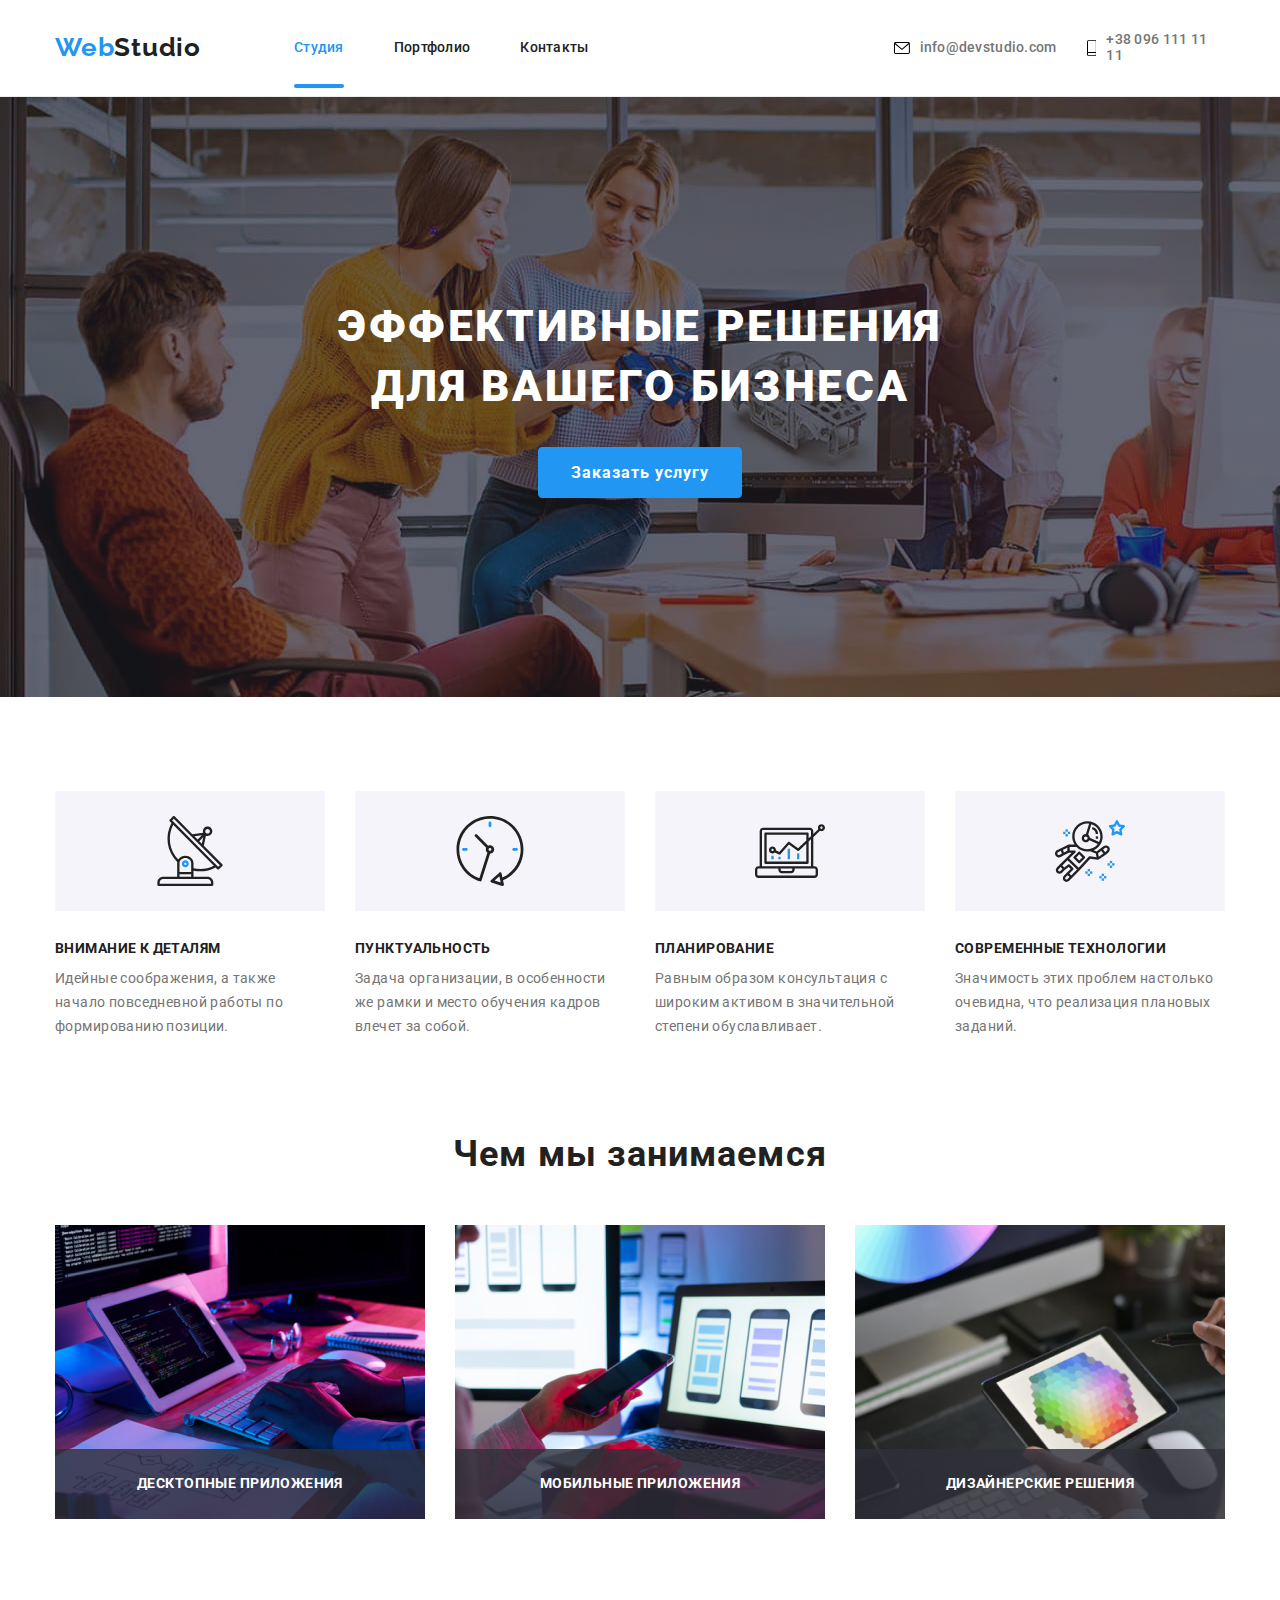
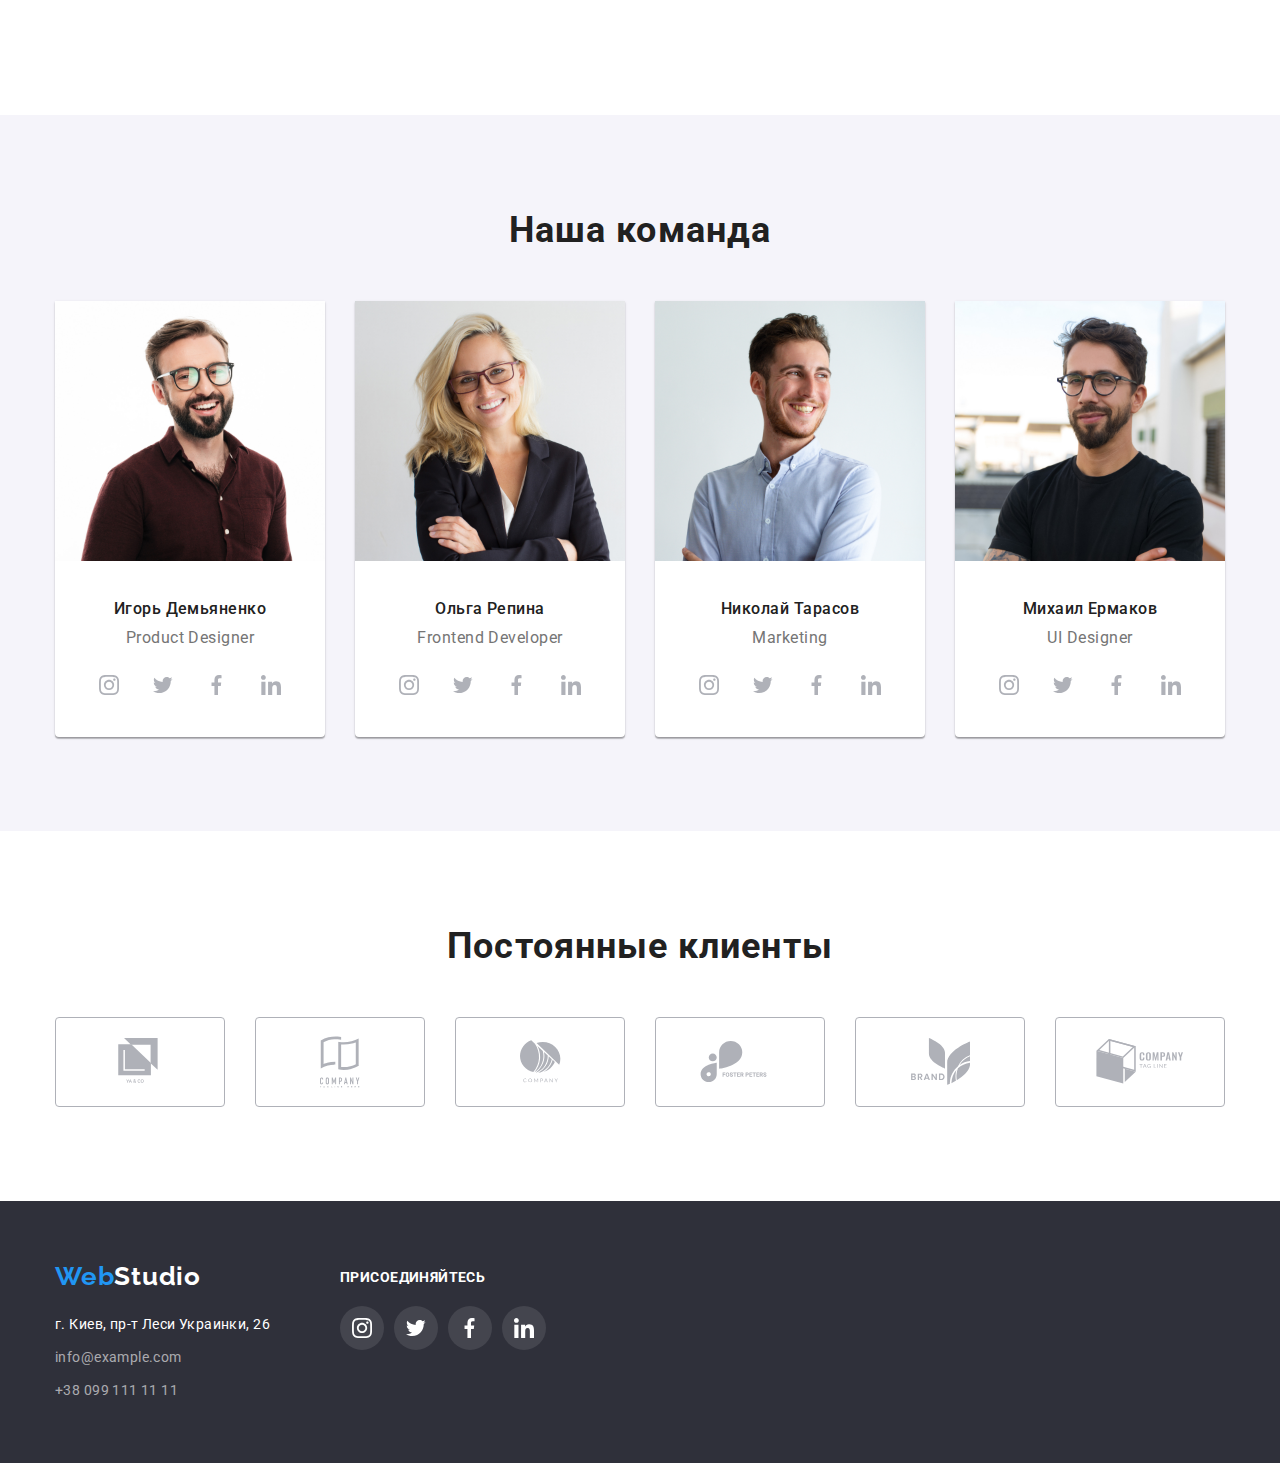
<file: index.html>
<!DOCTYPE html>
<html lang="ru">

<head>
    <meta charset="UTF-8">
    <meta name="viewport" content="width=device-width, initial-scale=1.0">
    <title>WebStudio</title>
    <link
        href="https://fonts.googleapis.com/css2?family=Raleway:wght@700&family=Roboto:wght@400;500;700;900&display=swap"
        rel="stylesheet">
    <link rel="shortcut icon" href="favicon.ico">
    <link rel="stylesheet" href="./css/normalize.css">
    <link rel="stylesheet" href="./css/style.css" />
</head>

<body>

    <!-- Шапка сайта -->
    <header>
        <div class="container header">
            <nav class="header-nav">
                <a href="index.html" class="logo">
                    <span class="web">Web</span>Studio</a>
                <ul class="site-nav list">
                    <li class="site-nav">
                        <a href="./index.html" class="link current">Студия</a>
                    </li>
                    <li class="site-nav">
                        <a href="./portfolio.html" class="link">Портфолио</a>
                    </li>
                    <li class="site-nav">
                        <a href="" class="link">Контакты</a>
                    </li>
                </ul>
            </nav>
            <ul class="info list">
                <li class="info-nav">
                    <a href="mailto:info@devstudio.com" class="link">
                    <svg class="nav-icon" width="16px" height="12px">
                        <use href="./images/symbol-defs.svg#icon-envelope">
                        </use>
                    </svg>
                    info@devstudio.com</a>
                </li>
                <li class="info-nav">
                    <a href="tel:+380961111111" class="link">
                    <svg class="nav-icon" width="10px" height="16px">
                        <use href="./images/symbol-defs.svg#icon-phone">
                        </use>
                    </svg>
                    +38 096 111 11 11</a>
                </li>
            </ul>
        </div>
    </header>

    <main>
        <!-- Секция заказать услуг -->
        <section class="decision">
            <div class="container">
                <h1 class="decision-title">Эффективные решения <br> для вашего бизнеса</h1>
                <button class="button main" data-modal-open>Заказать услугу</button>
            </div>
        </section>
        <!-- Секция преимуществ  -->
        <section class="hero-section">
            <div class="container">
                <ul class="hero list">
                    <li class="hero-item icon-antenna">
                        <h2 class="hero-title">Внимание к деталям</h2>
                        <p class="hero-text">Идейные соображения, а также начало повседневной работы по формированию
                            позиции.</p>
                    </li>
                    <li class="hero-item icon-clock">
                        <h2 class="hero-title">Пунктуальность</h2>
                        <p class="hero-text">Задача организации, в особенности же рамки и место обучения кадров влечет за
                            собой.</p>
                    </li>
                    <li class="hero-item icon-diagram">
                        <h2 class="hero-title">Планирование</h2>
                        <p class="hero-text">Равным образом консультация с широким активом в значительной степени
                            обуславливает.</p>
                    </li>
                    <li class="hero-item icon-astronaut">
                        <h2 class="hero-title">Современные технологии</h2>
                        <p class="hero-text">Значимость этих проблем настолько очевидна, что реализация плановых заданий.
                        </p>
                    </li>
                </ul>
            </div>
        </section>
        <section class="activ">
            <!-- Секция род деятельности -->
            <div class="container">
                <h3 class="activ-title">Чем мы занимаемся</h3>
                <ul class="activ list">
                    <li class="activ-img">
                        <img src="./images/laptop.png" alt="Ноутбук" width="370" height="294" />
                        <h3>Десктопные приложения</h3>
                    </li>
                    <li class="activ-img">
                        <img src="./images/phone.png" alt="Телефон" width="370" height="294" />
                        <h3>Мобильные приложения</h3>
                    </li>
                    <li class="activ-img">
                        <img src="./images/tablet.png" alt="Планшет" width="370" height="294" />
                        <h3>Дизайнерские решения</h3>
                    </li>
                </ul>
            </div>
        </section>

        <!-- Секция наши специалисты -->
        <section class="team-section">
            <div class="container">
                <h3 class="team-headline">Наша команда</h3>
                <ul class="team list">
                    <li class="team-prof"><img src="./images/igor.jpg" alt="Игорь Демьяненко" width="270" height="260" />
                        <div class="team-card">
                            <h3 class="team-title">Игорь Демьяненко</h3>
                            <p class="team-text">Product Designer</p>
                                <ul class="social-icon">
                                    <li class="social-icon-list">
                                        <a href class="social-icon-link">
                                        <svg>
                                        <use href="./images/symbol-defs.svg#icon-instagram"></use>
                                        </svg>
                                        </a>
                                    </li>
                                    <li class="social-icon-list">
                                        <a href class="social-icon-link">
                                        <svg>
                                        <use href="./images/symbol-defs.svg#icon-twitter"></use>
                                        </svg>
                                        </a>
                                    </li>
                                    <li class="social-icon-list">
                                        <a href class="social-icon-link">
                                        <svg>
                                        <use href="./images/symbol-defs.svg#icon-facebook"></use>
                                        </svg>
                                        </a>
                                    </li>
                                    <li class="social-icon-list">
                                        <a href class="social-icon-link">
                                        <svg>
                                        <use href="./images/symbol-defs.svg#icon-linkedin"></use>
                                        </svg>
                                    </a>
                                    </li>
                                </ul>
                        </div>
                    </li>
                    <li class="team-prof"><img src="./images/olga.jpg" alt="Ольга Репина" width="270" height="260" />
                        <div class="team-card">
                            <h3 class="team-title">Ольга Репина</h3>
                            <p class="team-text">Frontend Developer</p>
                                <ul class="social-icon">
                                    <li class="social-icon-list">
                                        <a href="" class="social-icon-link">
                                            <svg>
                                                <use href="./images/symbol-defs.svg#icon-instagram"></use>
                                            </svg>
                                        </a>
                                    </li>
                                    <li class="social-icon-list">
                                        <a href class="social-icon-link">
                                            <svg>
                                                <use href="./images/symbol-defs.svg#icon-twitter"></use>
                                            </svg>
                                        </a>
                                    </li>
                                    <li class="social-icon-list">
                                        <a href class="social-icon-link">
                                            <svg>
                                                <use href="./images/symbol-defs.svg#icon-facebook"></use>
                                            </svg>
                                        </a>
                                    </li>
                                    <li class="social-icon-list">
                                        <a href class="social-icon-link">
                                            <svg>
                                                <use href="./images/symbol-defs.svg#icon-linkedin"></use>
                                            </svg>
                                        </a>
                                    </li>
                                </ul>
                        </div>
                        
                    </li>
                    <li class="team-prof"><img src="./images/nikolay.jpg" alt="Николай Тарасов" width="270" height="260" />
                        <div class="team-card">
                            <h3 class="team-title">Николай Тарасов</h3>
                            <p class="team-text">Marketing</p>
                                <ul class="social-icon">
                                    <li class="social-icon-list">
                                        <a href="" class="social-icon-link">
                                            <svg>
                                                <use href="./images/symbol-defs.svg#icon-instagram"></use>
                                            </svg>
                                        </a>
                                    </li>
                                    <li class="social-icon-list">
                                        <a href class="social-icon-link">
                                            <svg>
                                                <use href="./images/symbol-defs.svg#icon-twitter"></use>
                                            </svg>
                                        </a>
                                    </li>
                                    <li class="social-icon-list">
                                        <a href class="social-icon-link">
                                            <svg>
                                                <use href="./images/symbol-defs.svg#icon-facebook"></use>
                                            </svg>
                                        </a>
                                    </li>
                                    <li class="social-icon-list">
                                        <a href class="social-icon-link">
                                            <svg>
                                                <use href="./images/symbol-defs.svg#icon-linkedin"></use>
                                            </svg>
                                        </a>
                                    </li>
                                </ul>
                        </div>
                    </li>
                    <li class="team-prof"><img src="./images/mikhail.jpg" alt="Михаил Ермаков" width="270" height="260" />
                        <div class="team-card">
                            <h3 class="team-title">Михаил Ермаков</h3>
                            <p class="team-text">UI Designer</p>
                                <ul class="social-icon">
                                    <li class="social-icon-list">
                                        <a href="" class="social-icon-link">
                                            <svg>
                                                <use href="./images/symbol-defs.svg#icon-instagram"></use>
                                            </svg>
                                        </a>
                                    </li>
                                    <li class="social-icon-list">
                                        <a href class="social-icon-link">
                                            <svg>
                                                <use href="./images/symbol-defs.svg#icon-twitter"></use>
                                            </svg>
                                        </a>
                                    </li>
                                    <li class="social-icon-list">
                                        <a href class="social-icon-link">
                                            <svg>
                                                <use href="./images/symbol-defs.svg#icon-facebook"></use>
                                            </svg>
                                        </a>
                                    </li>
                                    <li class="social-icon-list">
                                        <a href class="social-icon-link">
                                            <svg>
                                                <use href="./images/symbol-defs.svg#icon-linkedin"></use>
                                            </svg>
                                        </a>
                                    </li>
                                </ul>
                        </div>
                    </li>
                </ul>
            </div>
        </section>
        <section class="clients">
            <div class="container">
                <h2 class="clients-title">Постоянные клиенты</h2>
                <ul class="clients-list">
                    <li class="clients-link">
                        <a href class="clients-icon">
                            <svg width="44" height="48">
                                <use href="./images/symbol-defs.svg#icon-ya-and-co"></use>
                            </svg>
                        </a>
                    </li>
                    <li class="clients-link">
                        <a href class="clients-icon">
                            <svg width="40" height="52">
                                <use href="./images/symbol-defs.svg#icon-company-tagline"></use>
                            </svg>
                        </a>
                    </li>
                    <li class="clients-link">
                        <a href class="clients-icon">
                            <svg width="41" height="43">
                                <use href="./images/symbol-defs.svg#icon-company-fruits"></use>
                            </svg>
                        </a>
                    </li>
                    <li class="clients-link">
                        <a href class="clients-icon">
                            <svg width="80" height="42">
                                <use href="./images/symbol-defs.svg#icon-foster-peters"></use>
                            </svg>
                        </a>
                    </li>
                    <li class="clients-link">
                        <a href class="clients-icon">
                            <svg width="59" height="47">
                                <use href="./images/symbol-defs.svg#icon-brand"></use>
                            </svg>
                        </a>
                    </li>
                    <li class="clients-link">
                        <a href class="clients-icon">
                            <svg width="88" height="45">
                                <use href="./images/symbol-defs.svg#icon-build"></use>
                            </svg>
                        </a>
                    </li>
                </ul>
            </div>
        </section>
    </main>

    <!-- Подвал страницы -->
    <footer class="contacts-footer">
        <div class="container footer-container">
            <div>
                <a href="index.html" class="contacts-logo">
                    <span class="contacts-web">Web</span>Studio
                </a>
                <address class="contacts-address">
                    <p>г. Киев, пр-т Леси Украинки, 26</p>
                </address>
                <ul class="contacts list">
                    <li class="contacts-nav"><a href="mailto:info@example.com" class="link-footer">info@example.com</a></li>
                    <li class="contacts-nav"><a href="tel:+380991111111" class="link-footer">+38 099 111 11 11</a></li>
                </ul>
            </div>
            <div class="footer-social">
                <h3 class="footer-title">присоединяйтесь</h3>
                <ul class="footer list">
                    <li class="footer-icon">
                        <a href class="social-icon-link">
                            <svg>
                                <use href="./images/symbol-defs.svg#icon-instagram"></use>
                            </svg>
                        </a>
                    </li>
                    <li class="footer-icon">
                        <a href class="social-icon-link">
                            <svg>
                                <use href="./images/symbol-defs.svg#icon-twitter"></use>
                            </svg>
                        </a>
                    </li>
                    <li class="footer-icon">
                        <a href class="social-icon-link">
                            <svg>
                                <use href="./images/symbol-defs.svg#icon-facebook"></use>
                            </svg>
                        </a>
                    </li>
                    <li class="footer-icon">
                        <a href class="social-icon-link">
                            <svg>
                                <use href="./images/symbol-defs.svg#icon-linkedin"></use>
                            </svg>
                        </a>
                    </li>
                </ul>
            </div>
        </div>
    </footer>
    <div class="modal-box is-hidden" data-modal>
        <div class="modal-icon">
        <button class="button-close" data-modal-close>
            <img src="./images/close.svg" >
        </button>
        </div>
    </div>
    <script src="./js/modal.js"></script>
</body>

</html>
</file>
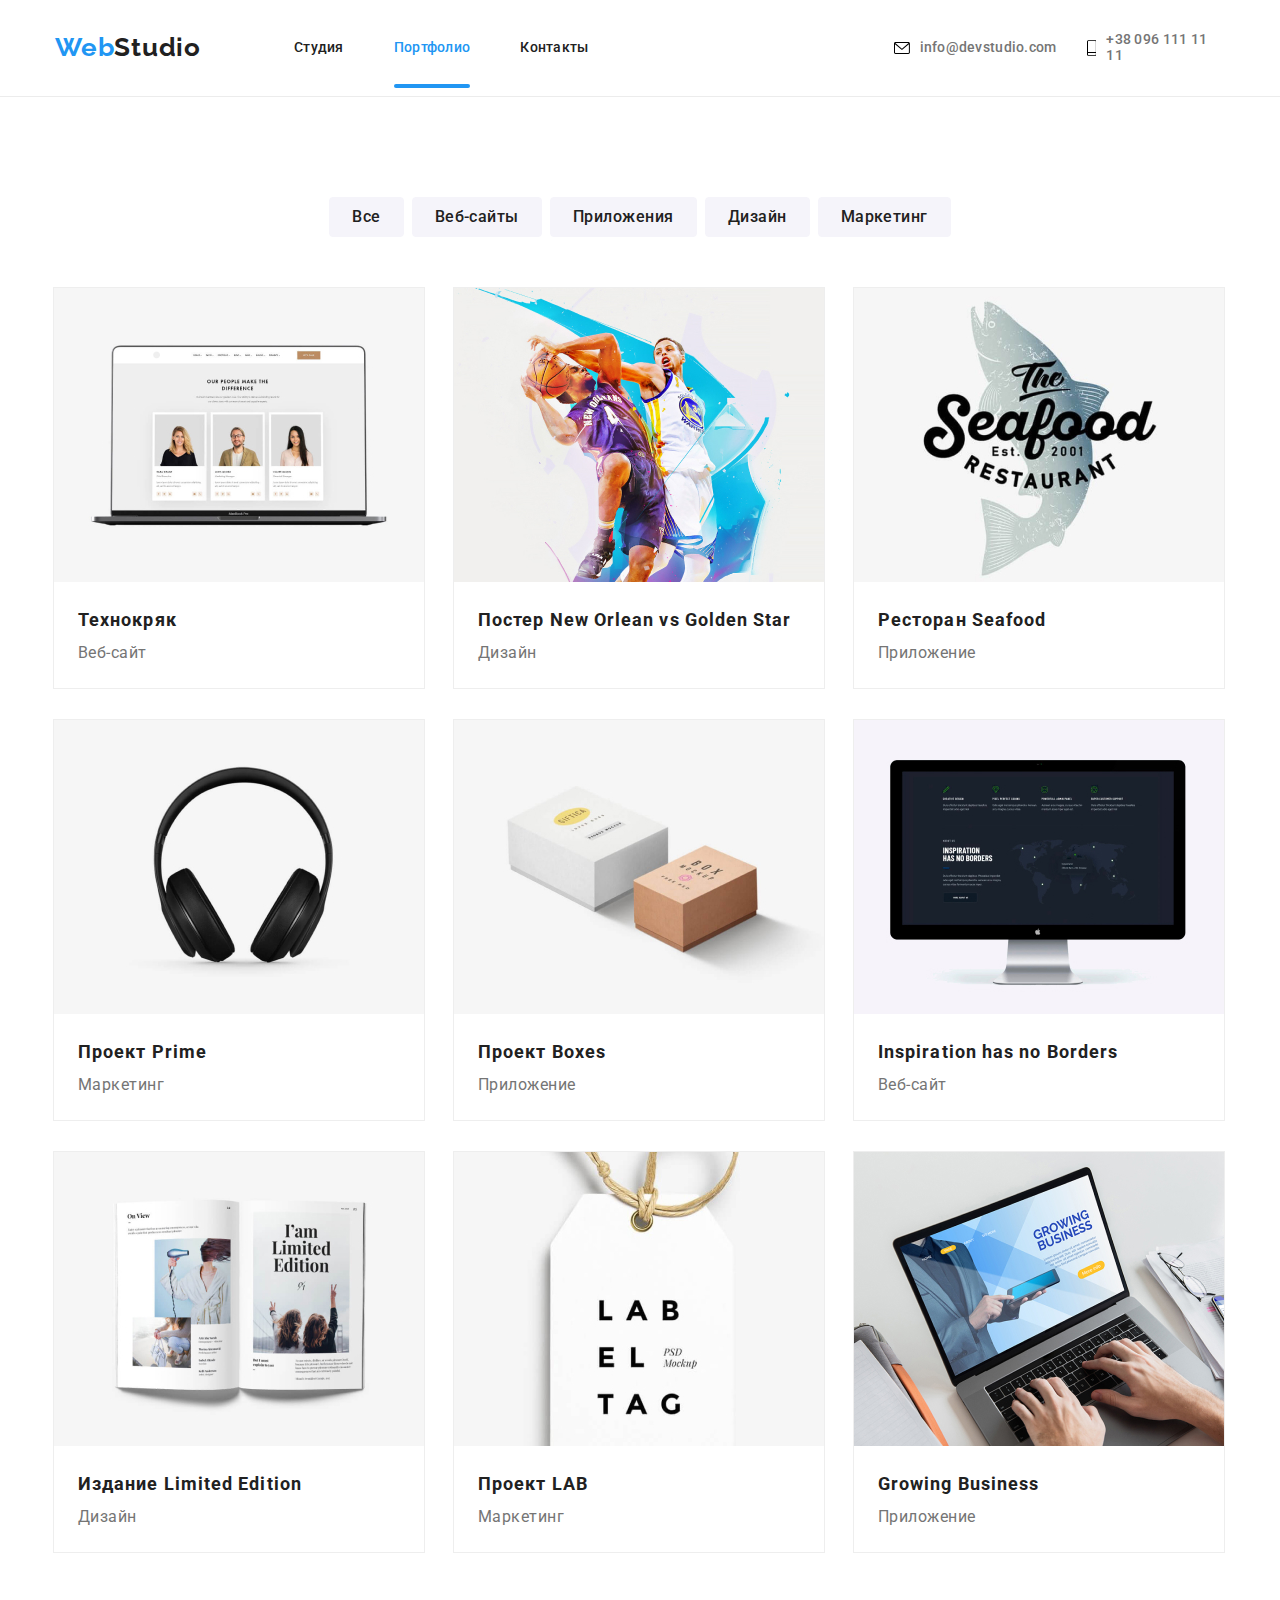
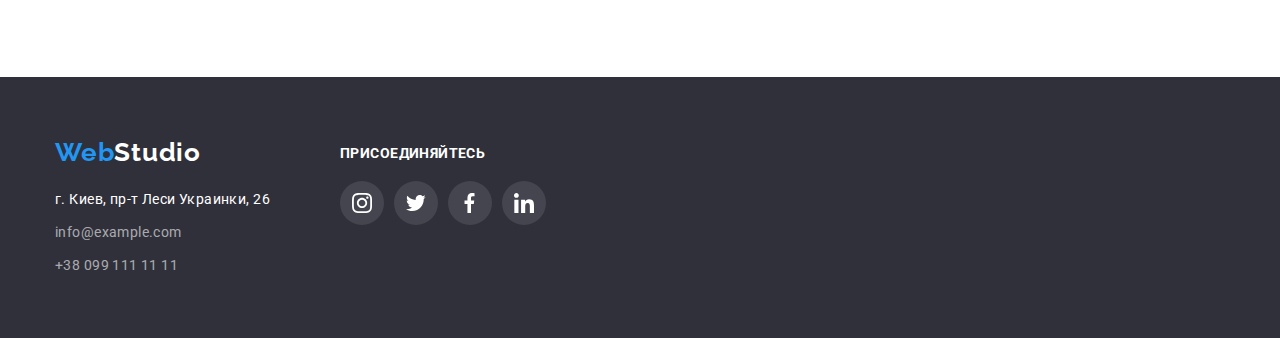
<file: portfolio.html>
<!DOCTYPE html>
<html lang="ru">

<head>
    <meta charset="UTF-8">
    <meta http-equiv="X-UA-Compatible" content="IE=edge">
    <meta name="viewport" content="width=device-width, initial-scale=1.0">
    <title>Document</title>
    <link rel="preconnect" href="https://fonts.gstatic.com">
    <link
        href="https://fonts.googleapis.com/css2?family=Raleway:wght@700&family=Roboto:wght@400;500;700;900&display=swap"
        rel="stylesheet">
    <link rel="stylesheet" href="./css/normalize.css">
    <link rel="stylesheet" href="./css/style.css">
</head>

<body>

    <!-- Шапка сайта -->
    <header>
        <div class="container header">
            <nav class="header-nav">
                <a href="index.html" class="logo">
                    <span class="web">Web</span>Studio</a>
                <ul class="site-nav list">
                    <li class="site-nav"><a href="./index.html" class="link">Студия</a></li>
                    <li class="site-nav"><a href="./portfolio.html" class="link current">Портфолио</a></li>
                    <li class="site-nav"><a href="" class="link">Контакты</a></li>
                </ul>
            </nav>
            <ul class="info list">
                <li class="info-nav">
                    <a href="mailto:info@devstudio.com" class="link">
                        <svg class="nav-icon" width="16px" height="12px">
                            <use href="./images/symbol-defs.svg#icon-envelope">
                            </use>
                        </svg>
                        info@devstudio.com</a>
                </li>
                <li class="info-nav">
                    <a href="tel:+380961111111" class="link">
                        <svg class="nav-icon" width="10px" height="16px">
                            <use href="./images/symbol-defs.svg#icon-phone">
                            </use>
                        </svg>
                        +38 096 111 11 11</a>
                </li>
            </ul>
        </div>
    </header>

    <!--Портфолио-->
    <main>
        <section class="project-section">
            <div class="container">
                <ul class="navigation list">
                    <li><button type="button" class="button primary">Все</button></li>
                    <li><button type="button" class="button primary">Веб-сайты</button></li>
                    <li><button type="button" class="button primary">Приложения</button></li>
                    <li><button type="button" class="button primary">Дизайн</button></li>
                    <li><button type="button" class="button primary">Маркетинг</button></li>
                </ul>
                <ul class="project list">
                    <li class="project-info" tabindex='0'>
                        <div class="project-modal" wight="322" height="168">
                        <img src="./images/website.jpg" alt="Наши люди" width="370" height="294">
                        <p class="project-modal-text">
                            Технокряк это современная площадка распространения коронавируса. Компании используют эту платформу для цифрового
                            шпионажа и атак на защищённые сервера конкурентов.
                        </p>
                        </div>
                        <div class="project-blok">
                            <h2 class="project-title">Технокряк</h2>
                            <p class="project-text">Веб-сайт</p>
                            </div>
                    </li>
                    <li class="project-info" tabindex='0'>
                        <div class="project-modal" wight="322" height="168">
                        <img src="./images/posterbasketball.jpg" alt="Игроки" width="370" height="294">
                        <p class="project-modal-text">
                            Технокряк это современная площадка распространения коронавируса. Компании используют эту платформу для цифрового
                            шпионажа и атак на защищённые сервера конкурентов.
                        </p>
                        </div>
                        <div class="project-blok" >
                            <h2 class="project-title">Постер New Orlean vs Golden Star</h2>
                            <p class="project-text">Дизайн</p>
                        </div>
                    </li>
                    <li class="project-info" tabindex='0'>
                        <div class="project-modal" wight="322" height="168">
                        <img src="./images/restaurantseafood.jpg" alt="Ресторан Морепродуктов" width="370" height="294">
                        <p class="project-modal-text">
                            Технокряк это современная площадка распространения коронавируса. Компании используют эту платформу для цифрового
                            шпионажа и атак на защищённые сервера конкурентов.
                        </p>
                        </div>
                        <div class="project-blok">
                            <h2 class="project-title">Ресторан Seafood</h2>
                            <p class="project-text">Приложение</p>
                        </div>
                    </li>
                    <li class="project-info" tabindex='0'>
                        <div class="project-modal" wight="322" height="168">
                        <img src="./images/projectprime.jpg" alt="Наушники" width="370" height="294">
                        <p class="project-modal-text">
                            Технокряк это современная площадка распространения коронавируса. Компании используют эту платформу для цифрового
                            шпионажа и атак на защищённые сервера конкурентов.
                        </p>
                        </div>
                        <div class="project-blok">
                            <h2 class="project-title">Проект Prime</h2>
                            <p class="project-text">Маркетинг</p>
                        </div>
                    </li>
                    <li class="project-info" tabindex='0'>
                        <div class="project-modal" wight="322" height="168">
                        <img src="./images/projectboxes.jpg" alt="Коробочки" width="370" height="294">
                        <p class="project-modal-text">
                            Технокряк это современная площадка распространения коронавируса. Компании используют эту платформу для цифрового
                            шпионажа и атак на защищённые сервера конкурентов.
                        </p>
                        </div>
                        <div class="project-blok">
                            <h2 class="project-title">Проект Boxes</h2>
                            <p class="project-text">Приложение</p>
                        </div>
                    </li>
                    <li class="project-info" tabindex='0'>
                        <div class="project-modal" wight="322" height="168">
                        <img src="./images/inspiration.jpg" alt="Карта" width="370" height="294">
                        <p class="project-modal-text">
                            Технокряк это современная площадка распространения коронавируса. Компании используют эту платформу для цифрового
                            шпионажа и атак на защищённые сервера конкурентов.
                        </p>
                        </div>
                        <div class="project-blok">
                            <h2 class="project-title">Inspiration has no Borders</h2>
                            <p class="project-text">Веб-сайт</p>
                        </div>
                    </li>
                    <li class="project-info" tabindex='0'>
                        <div class="project-modal" wight="322" height="168">
                        <img src="./images/journallimed.jpg" alt="Журнал" width="370" height="294">
                        <p class="project-modal-text">
                            Технокряк это современная площадка распространения коронавируса. Компании используют эту платформу для цифрового
                            шпионажа и атак на защищённые сервера конкурентов.
                        </p>
                        </div>
                        <div class="project-blok">
                            <h2 class="project-title">Издание Limited Edition</h2>
                            <p class="project-text">Дизайн</p>
                        </div>
                    </li>
                    <li class="project-info" tabindex='0'>
                        <div class="project-modal" wight="322" height="168">
                        <img src="./images/projectlab.jpg" alt="Ярлык" width="370" height="294">
                        <p class="project-modal-text">
                            Технокряк это современная площадка распространения коронавируса. Компании используют эту платформу для цифрового
                            шпионажа и атак на защищённые сервера конкурентов.
                        </p>
                        </div>
                        <div class="project-blok">
                            <h2 class="project-title">Проект LAB</h2>
                            <p class="project-text">Маркетинг</p>
                    </div>
                    </li>
                    <li class="project-info" tabindex='0'>
                        <div class="project-modal" wight="322" height="168">
                        <img src="./images/growingbusiness.jpg" alt="Бизнес" width="370" height="294">
                        <p class="project-modal-text">
                            Технокряк это современная площадка распространения коронавируса. Компании используют эту платформу для цифрового
                            шпионажа и атак на защищённые сервера конкурентов.
                        </p>
                        </div>
                        <div class="project-blok">
                            <h2 class="project-title">Growing Business</h2>
                            <p class="project-text">Приложение</p>
                        </div>
                    </li>
                </ul>
            </div>
        </section>

    </main>

    <!-- Подвал страницы -->
    <footer class="contacts-footer">
        <div class="container footer-container">
            <div>
                <a href="index.html" class="contacts-logo">
                    <span class="contacts-web">Web</span>Studio
                </a>
                <address class="contacts-address">
                    <p>г. Киев, пр-т Леси Украинки, 26</p>
                </address>
                <ul class="contacts list">
                    <li class="contacts-nav"><a href="mailto:info@example.com" class="link-footer">info@example.com</a></li>
                    <li class="contacts-nav"><a href="tel:+380991111111" class="link-footer">+38 099 111 11 11</a></li>
                </ul>
            </div>
            <div class="footer-social">
                <h3 class="footer-title">присоединяйтесь</h3>
                <ul class="footer list">
                    <li class="footer-icon">
                        <a href class="social-icon-link">
                            <svg>
                                <use href="./images/symbol-defs.svg#icon-instagram"></use>
                            </svg>
                        </a>
                    </li>
                    <li class="footer-icon">
                        <a href class="social-icon-link">
                            <svg>
                                <use href="./images/symbol-defs.svg#icon-twitter"></use>
                            </svg>
                        </a>
                    </li>
                    <li class="footer-icon">
                        <a href class="social-icon-link">
                            <svg>
                                <use href="./images/symbol-defs.svg#icon-facebook"></use>
                            </svg>
                        </a>
                    </li>
                    <li class="footer-icon">
                        <a href class="social-icon-link">
                            <svg>
                                <use href="./images/symbol-defs.svg#icon-linkedin"></use>
                            </svg>
                        </a>
                    </li>
                </ul>
            </div>
        </div>
    </footer>

</body>

</html>
</file>
<file: css/style.css>
ul {
  margin: 0px;
  padding: 0px;
}

h1,
h2,
h3,
p {
  margin: 0px;
}

body {
  color: #ffffff;
  font-family: Roboto, sans-serif;
  font-size: 14px;
  line-height: 1.71;
  margin: 0px;
  padding: 0px;
}

.list {
  list-style: none;
}

:root {
  --primary-text-color: #757575;
  --title-text-color1: #212121;
  --accent-color: #2196f3;
  --secondary-text-color: #ffffff;
  --secondary-bg-color: #f5f4fa;
}

/* Лого */

.logo {
  color: var(--title-text-color1);
  margin-right: 93px;
}

.web {
  color: var(--accent-color);
}

.logo,
.web {
  font-family: Raleway, sans-serif;
  font-weight: 700;
  font-size: 26px;
  line-height: 1.19;
  letter-spacing: 0.03em;
  text-decoration: none;
  padding-top: 24px;
  padding-bottom: 25px;
}

/* Навигация сайта */

.container {
  width: 1200px;
  padding-left: 15px;
  padding-right: 15px;
  margin-left: auto;
  margin-right: auto;
}

header {
  border-bottom: 1px solid #ececec;
}

.header {
  display: flex;
  align-items: center;
}

.header-nav {
  display: flex;
  align-items: center;
  height: inherit;
}

.site-nav.list li:not(:last-child) {
  margin-right: 50px;
}

.site-nav.list {
  display: flex;
  flex-direction: row;
  align-items: center;
  justify-content: center;
  padding-top: 32px;
  padding-bottom: 32px;
}

.site-nav .link {
  color: var(--title-text-color1);
  font-weight: 500;
  font-size: 14px;
  line-height: 1.14;
  letter-spacing: 0.02em;
  text-decoration: none;
}

.site-nav .link:hover,
.site-nav .link:focus {
  color: var(--accent-color);
  transition: 250ms color cubic-bezier(0.4, 0, 0.2, 1);
}

.site-nav .link.current {
  color: var(--accent-color);
  position: relative;
}

.site-nav .link.current::after {
  position: absolute;
  bottom: 0;
  top: 44px;
  content: "";
  /* display: flex; */
  width: 100%;
  height: 4px;
  background-color: var(--accent-color);
  border-radius: 2px;
}

/* Контакты шапка*/

.info-nav .link {
  color: var(--primary-text-color);
  font-weight: 500;
  font-size: 14px;
  line-height: 1.14;
  letter-spacing: 0.02em;
  text-decoration: none;
  padding-top: 32px;
  padding-bottom: 32px;
}
.info-nav .link:hover,
.info-nav .link:focus {
  color: var(--accent-color);
  fill: var(--accent-color);
  transition: 250ms color cubic-bezier(0.4, 0, 0.2, 1);
}

.nav-icon:hover {
  fill: var(--accent-color);
  transition: 250ms color cubic-bezier(0.4, 0, 0.2, 1);
}

.info.list li:first-child {
  margin-right: 30px;
}

.info.list {
  display: flex;
  align-items: center;
  margin-left: 305px;
}

.info-nav {
  display: flex;
  justify-content: center;
  align-items: center;
}

.link {
  display: flex;
  justify-content: center;
  align-items: center;
}

/* .nav-icon :hover,
.nav-icon :focus {
  fill: var(--accent-color);
} */

.nav-icon {
  margin-right: 10px;
  display: inline-block;
  align-items: center;
  background-size: contain;
}

/* Блок решения и заказа */

.decision {
  height: 600px;
  display: flex;
  text-align: center;
  justify-content: center;
  padding-top: 200px;
  padding-bottom: 200px;
  margin: 0px;
  background-image: linear-gradient(
      rgba(47, 48, 58, 0.4),
      rgba(47, 48, 58, 0.4)
    ),
    url(../images/people.jpg);
}

.decision-title {
  color: #ffffff;
  font-weight: 900;
  font-size: 44px;
  line-height: 1.36;
  letter-spacing: 0.06em;
  text-transform: uppercase;
  margin: 0px;
  text-align: center;
}

/* .button:active, */
.button:hover {
  color: var(--title-text-color1);
  font-family: Roboto, sans-serif;
  background-color: var(--secondary-text-color);
  cursor: pointer;
  transition: 250ms color cubic-bezier(0.4, 0, 0.2, 1);
}

.button.main {
  color: var(--secondary-text-color);
  background-color: var(--accent-color);
  font-weight: 700;
  font-size: 16px;
  line-height: 1.87;
  text-align: center;
  letter-spacing: 0.06em;
  padding: 10px 32px;
  margin-top: 30px;
  border: 1px solid var(--accent-color);
  border-radius: 4px;
  cursor: pointer;
}

/* Секция преимущист */
.hero-section {
  padding-top: 94px;
  padding-bottom: 94px;
}
.hero.list {
  display: flex;
  justify-content: space-between;
}

.hero-item::before {
  display: block;
  content: "";
  height: 120px;
  margin-bottom: 30px;
  background-repeat: no-repeat;
  background-position: center;
  background-color: var(--secondary-bg-color);
}

.icon-antenna::before {
  background-image: url(../images/antenna.svg);
}

.icon-clock::before {
  background-image: url(../images/clock.svg);
}

.icon-diagram::before {
  background-image: url(../images/diagram.svg);
}

.icon-astronaut::before {
  background-image: url(../images/astronaut.svg);
}

.hero-title {
  color: var(--title-text-color1);
  font-weight: 700;
  font-size: 14px;
  line-height: 1.14;
  letter-spacing: 0.03em;
  text-transform: uppercase;
  margin: 0px;
  margin-bottom: 10px;
}

.hero-text {
  color: var(--primary-text-color);
  font-weight: 400;
  letter-spacing: 0.03em;
  margin: 0px;
  width: 270px;
}

.activ {
  margin: 0px;
  padding-bottom: 94px;
}

.active-div {
  margin-bottom: 50px;
}

.activ.list {
  display: flex;
}

.activ.list li:not(:last-child) {
  margin-right: 30px;
}
.activ-title {
  color: var(--title-text-color1);
  font-weight: 700;
  font-size: 36px;
  line-height: 1.17;
  text-align: center;
  letter-spacing: 0.03em;
  margin: 0px;
  margin-bottom: 50px;
}

.activ-img {
  position: relative;
}

.activ-img > h3 {
  font-weight: 700;
  font-size: 14px;
  line-height: 1.14;
  text-align: center;
  letter-spacing: 0.03em;
  text-transform: uppercase;
  display: flex;
  justify-content: center;
  align-items: center;
  position: absolute;
  content: "";
  width: 370px;
  height: 70px;
  top: 224px;
  background-color: rgba(47, 48, 58, 0.8);
}

/* Команда */

.team-headline {
  color: var(--title-text-color1);
  font-weight: 700;
  font-size: 36px;
  line-height: 1.17;
  text-align: center;
  letter-spacing: 0.03em;
  margin-bottom: 50px;
}

.team.list {
  display: flex;
}

.team-prof {
  background-color: var(--secondary-text-color);
  box-shadow: 0px 1px 3px rgba(0, 0, 0, 0.12), 0px 1px 1px rgba(0, 0, 0, 0.14),
    0px 2px 1px rgba(0, 0, 0, 0.2);
  border-radius: 0px 0px 4px 4px;
}

.team-prof img {
  margin-bottom: 30px;
}

.team-section {
  background-color: #f5f4fa;
  padding-top: 94px;
  padding-bottom: 94px;
}

.team-prof:not(:last-child) {
  margin-right: 30px;
}

.team-title {
  color: var(--title-text-color1);
  font-weight: 500;
  font-size: 16px;
  line-height: 1.19;
  letter-spacing: 0.03em;
  margin: 0px;
  margin-bottom: 10px;
}

.team-text {
  color: var(--primary-text-color);
  font-weight: 400;
  font-size: 16px;
  line-height: 1.19;
  letter-spacing: 0.03em;
  margin-bottom: 16px;
}

.team-card {
  text-align: center;
}

.social-icon {
  display: flex;
  justify-content: center;
  align-items: center;
  border-radius: 50%;
  margin-right: 32px;
  margin-left: 32px;
  margin-bottom: 30px;
  list-style: none;
}

.social-icon-list:not(:last-child) {
  margin-right: 10px;
}

.social-icon-link {
  display: flex;
  justify-content: center;
  align-items: center;
  width: 44px;
  height: 44px;
  border-radius: 50%;
}

.social-icon-link:hover,
.social-icon-link:focus {
  background-color: var(--accent-color);
  transition: 250ms color cubic-bezier(0.4, 0, 0.2, 1);
}

.social-icon-link:hover > svg,
.social-icon-link:focus > svg {
  fill: var(--secondary-text-color);
  transition: 250ms color cubic-bezier(0.4, 0, 0.2, 1);
}

.social-icon-link > svg {
  width: 20px;
  height: 20px;
  fill: #afb1b8;
}

/* Наши клиенты */

.clients {
  padding-top: 94px;
}

.clients-list {
  display: flex;
  justify-content: center;
  align-items: center;
  padding-bottom: 94px;
}

.clients-list .clients-link:not(:last-child) {
  margin-right: 30px;
}

.clients-link {
  display: flex;
  justify-content: center;
  align-items: center;
}

.clients-title {
  color: var(--title-text-color1);
  font-weight: 700;
  font-size: 36px;
  line-height: 1.17;
  text-align: center;
  letter-spacing: 0.03em;
  padding-bottom: 50px;
}

.clients-icon {
  display: flex;
  justify-content: center;
  align-items: center;
  border: 1px solid #afb1b8;
  border-radius: 4px;
  width: 170px;
  height: 90px;
}

.clients-icon > svg {
  fill: #afb1b8;
}

.clients-icon:hover > svg {
  fill: var(--accent-color);
  transition: 250ms color cubic-bezier(0.4, 0, 0.2, 1);
}

.clients-icon:focus > svg {
  fill: var(--accent-color);
  transition: 250ms color cubic-bezier(0.4, 0, 0.2, 1);
}

.clients-icon:hover,
.clients-icon:focus {
  border: 1px solid #2196f3;
  fill: var(--accent-color);
  transition: 250ms color cubic-bezier(0.4, 0, 0.2, 1);
}

/* Контакты подвал*/

.contacts-footer {
  background-color: #2f303a;
  padding-top: 60px;
  padding-bottom: 60px;
}

.contacts-footer li:not(:last-child) {
  margin-bottom: 9px;
}

.contacts-logo {
  color: var(--secondary-text-color);
}

.contacts-web {
  color: var(--accent-color);
}

.contacts-logo,
.contacts-web {
  font-family: Raleway;
  font-weight: 700;
  font-size: 26px;
  line-height: 1.19;
  letter-spacing: 0.03em;
  text-decoration: none;
}

.contacts-address {
  color: #ffffff;
  font-style: normal;
  font-weight: 400;
  letter-spacing: 0.03em;
  padding-top: 20px;
  padding-bottom: 9px;
}

.contacts-nav .link-footer {
  color: rgba(255, 255, 255, 0.6);
  font-weight: 400;
  letter-spacing: 0.03em;
  text-decoration: none;
}

.contacts-nav .link-footer:hover,
.contacts-nav .link-footer:focus {
  color: var(--accent-color);
  transition: 250ms color cubic-bezier(0.4, 0, 0.2, 1);
}

.footer-container {
  display: flex;
}

.footer.list {
  display: flex;
}

.footer-social {
  margin-left: 70px;
  padding-top: 9px;
}

.footer-title {
  font-weight: 700;
  font-size: 14px;
  line-height: 1.14;
  letter-spacing: 0.03em;
  text-transform: uppercase;
  margin-bottom: 20px;
}

.footer-icon a {
  background-color: rgba(255, 255, 255, 0.1);
}

.footer-icon svg {
  fill: var(--secondary-text-color);
}

.footer.list li:not(:last-child) {
  margin-right: 10px;
}

.modal-box {
  width: 100%;
  height: 100vh;
  position: absolute;
  top: 0;
  bottom: 0;
  background-color: rgba(0, 0, 0, 0.2);
  position: fixed;
}

.modal-icon {
  position: absolute;
  width: 528px;
  height: 581px;
  background-color: #ffffff;
  top: 50%;
  left: 50%;
  transform: translate(-50%, -50%);
  box-shadow: 0 1px 3px rgba(0, 0, 0, 0.12), 0 1px 1px rgba(0, 0, 0, 0.14),
    0 2px 1px rgba(0, 0, 0, 0.2);
  border-radius: 4px;
}

.button-close {
  width: 30px;
  height: 30px;
  background-color: white;
  border-radius: 50%;
  border: 1px solid rgba(0, 0, 0, 0.1);
  display: flex;
  justify-content: center;
  align-items: center;
  cursor: pointer;
  margin-left: auto;
  margin-top: 8px;
  margin-right: 8px;
}

.button-close {
  outline: none;
}

.is-hidden {
  opacity: 0;
  pointer-events: none;
}

.button.primary:focus,
.button.primary:hover {
  color: #ffffff;
  background-color: var(--accent-color);
  transition: 250ms color cubic-bezier(0.4, 0, 0.2, 1);
}

.button.primary {
  color: var(--title-text-color1);
  background-color: #f5f4fa;
  font-weight: 500;
  font-size: 16px;
  line-height: 1.62;
  text-align: center;
  letter-spacing: 0.03em;
  cursor: pointer;
  border: 1px solid #f5f4fa;
  padding: 6px 22px;
  border-radius: 4px;
}

.project-section {
  display: flex;
  flex-wrap: wrap;
  padding-top: 100px;
  padding-bottom: 94px;
}

.navigation.list {
  display: flex;
  justify-content: center;
  align-items: center;
  margin-bottom: 50px;
}

.navigation.list li:not(:last-child) {
  margin-right: 8px;
}

.project.list {
  display: flex;
  flex-wrap: wrap;
  justify-content: center;
}

.project.list li:nth-child(3n) {
  margin-right: 0px;
  margin-bottom: 30px;
}

.project.list li:nth-child(1),
.project.list li:nth-child(2),
.project.list li:nth-child(4),
.project.list li:nth-child(5),
.project.list li:nth-child(7),
.project.list li:nth-child(8) {
  margin-right: 30px;
  margin-bottom: 30px;
}
.project-info {
  margin-left: -2px;
  border: 1px solid #eeeeee;
}

.project-info:hover {
  box-shadow: 0px 1px 1px rgba(0, 0, 0, 0.12), 0px 4px 4px rgba(0, 0, 0, 0.06),
    1px 4px 6px rgba(0, 0, 0, 0.16);
}

.project-info:focus {
  box-shadow: 0px 1px 1px rgb(0 0 0 / 12%), 0px 4px 4px rgb(0 0 0 / 6%),
    1px 4px 6px rgb(0 0 0 / 16%);
}

.project-blok {
  padding: 20px 24px;
}

.project-title {
  color: var(--title-text-color1);
  font-weight: 700;
  font-size: 18px;
  line-height: 2;
  letter-spacing: 0.06em;
}

.project-text {
  color: var(--primary-text-color);
  font-weight: 400;
  font-size: 16px;
  line-height: 1.87;
  letter-spacing: 0.03em;
}

.project-modal {
  position: relative;
  overflow: hidden;
  width: 370px;
  height: 294px;
  top: 0;
  left: 0;
}

.project-modal-text {
  position: absolute;
  left: 0;
  top: 100%;
  font-weight: 400;
  font-size: 18px;
  line-height: 1.56;
  letter-spacing: 0.03em;
  color: #ffffff;
  padding: 63px 24px;
  background-color: rgba(33, 150, 243, 0.9);
  border: 0;
}

.project-modal:hover .project-modal-text {
  top: 0;
  transition: 250ms top cubic-bezier(0.4, 0, 0.2, 1);
}
</file>
